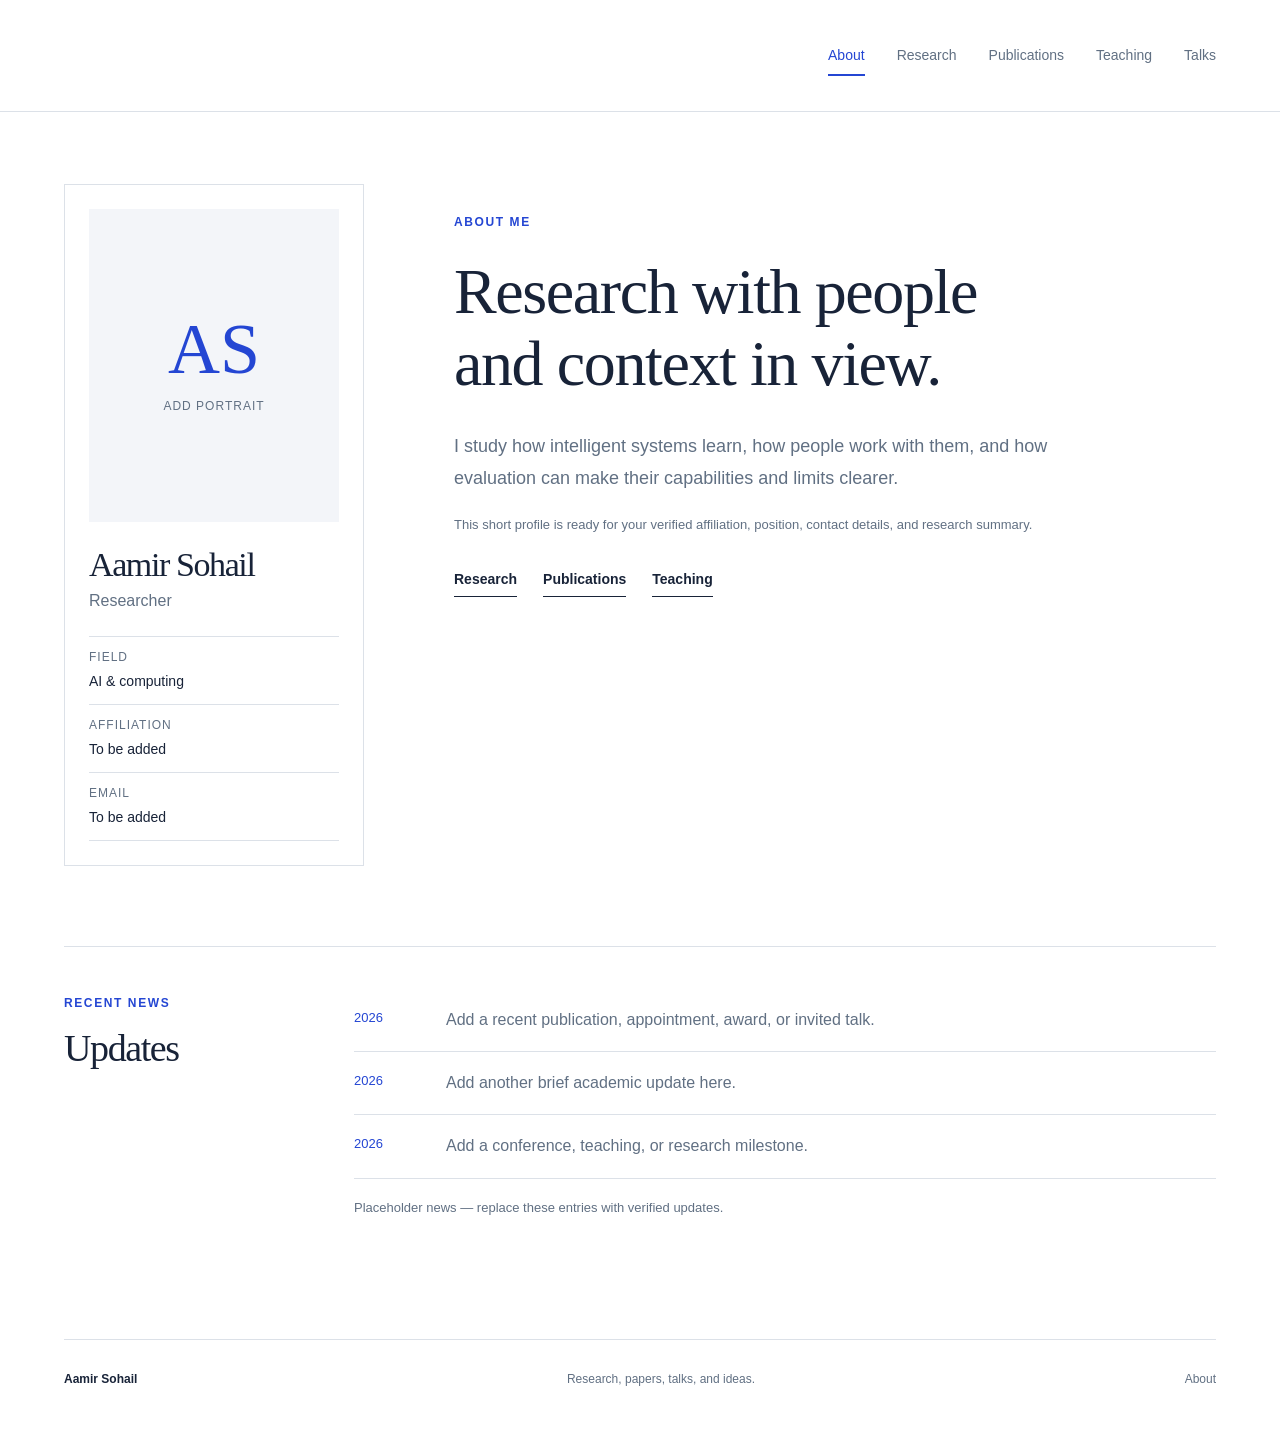
<file: index.html>
<!doctype html><html lang="en"><head><meta charset="utf-8"><meta name="viewport" content="width=device-width,initial-scale=1"><title>Academic profile — Aamir Sohail</title><meta name="description" content="A personal research portfolio with research themes, work in progress, papers, and talks."><link rel="stylesheet" href="./style.css"><link rel="stylesheet" href="./academic.css"></head><body><a class="skip" href="#main">Skip to content</a><header><nav aria-label="Main navigation"><a class="active" href="./index.html">About</a><a class="" href="./research.html">Research</a><a class="" href="./publications.html">Publications</a><a class="" href="./teaching.html">Teaching</a><a class="" href="./talks.html">Talks</a></nav></header><main id="main" class="profile-page"><section class="profile-hero"><aside class="profile-card"><div class="portrait-placeholder" aria-label="Portrait placeholder"><span>AS</span><small>Add portrait</small></div><h1>Aamir Sohail</h1><p>Researcher</p><dl><div><dt>Field</dt><dd>AI & computing</dd></div><div><dt>Affiliation</dt><dd>To be added</dd></div><div><dt>Email</dt><dd>To be added</dd></div></dl></aside><div class="profile-main"><span class="eyebrow">ABOUT ME</span><h2>Research with people<br>and context in view.</h2><p>I study how intelligent systems learn, how people work with them, and how evaluation can make their capabilities and limits clearer.</p><p class="muted">This short profile is ready for your verified affiliation, position, contact details, and research summary.</p><div class="profile-links"><a class="text-link" href="research.html">Research</a><a class="text-link" href="publications.html">Publications</a><a class="text-link" href="teaching.html">Teaching</a></div></div></section><section class="news-section"><div class="news-heading"><span class="eyebrow">RECENT NEWS</span><h2>Updates</h2></div><div class="news-list"><article><time>2026</time><p>Add a recent publication, appointment, award, or invited talk.</p></article><article><time>2026</time><p>Add another brief academic update here.</p></article><article><time>2026</time><p>Add a conference, teaching, or research milestone.</p></article></div><p class="muted news-note">Placeholder news — replace these entries with verified updates.</p></section></main><footer><span>Aamir Sohail</span><span>Research, papers, talks, and ideas.</span><a href="./index.html">About</a></footer><script src="./app.js"></script></body></html>
</file>
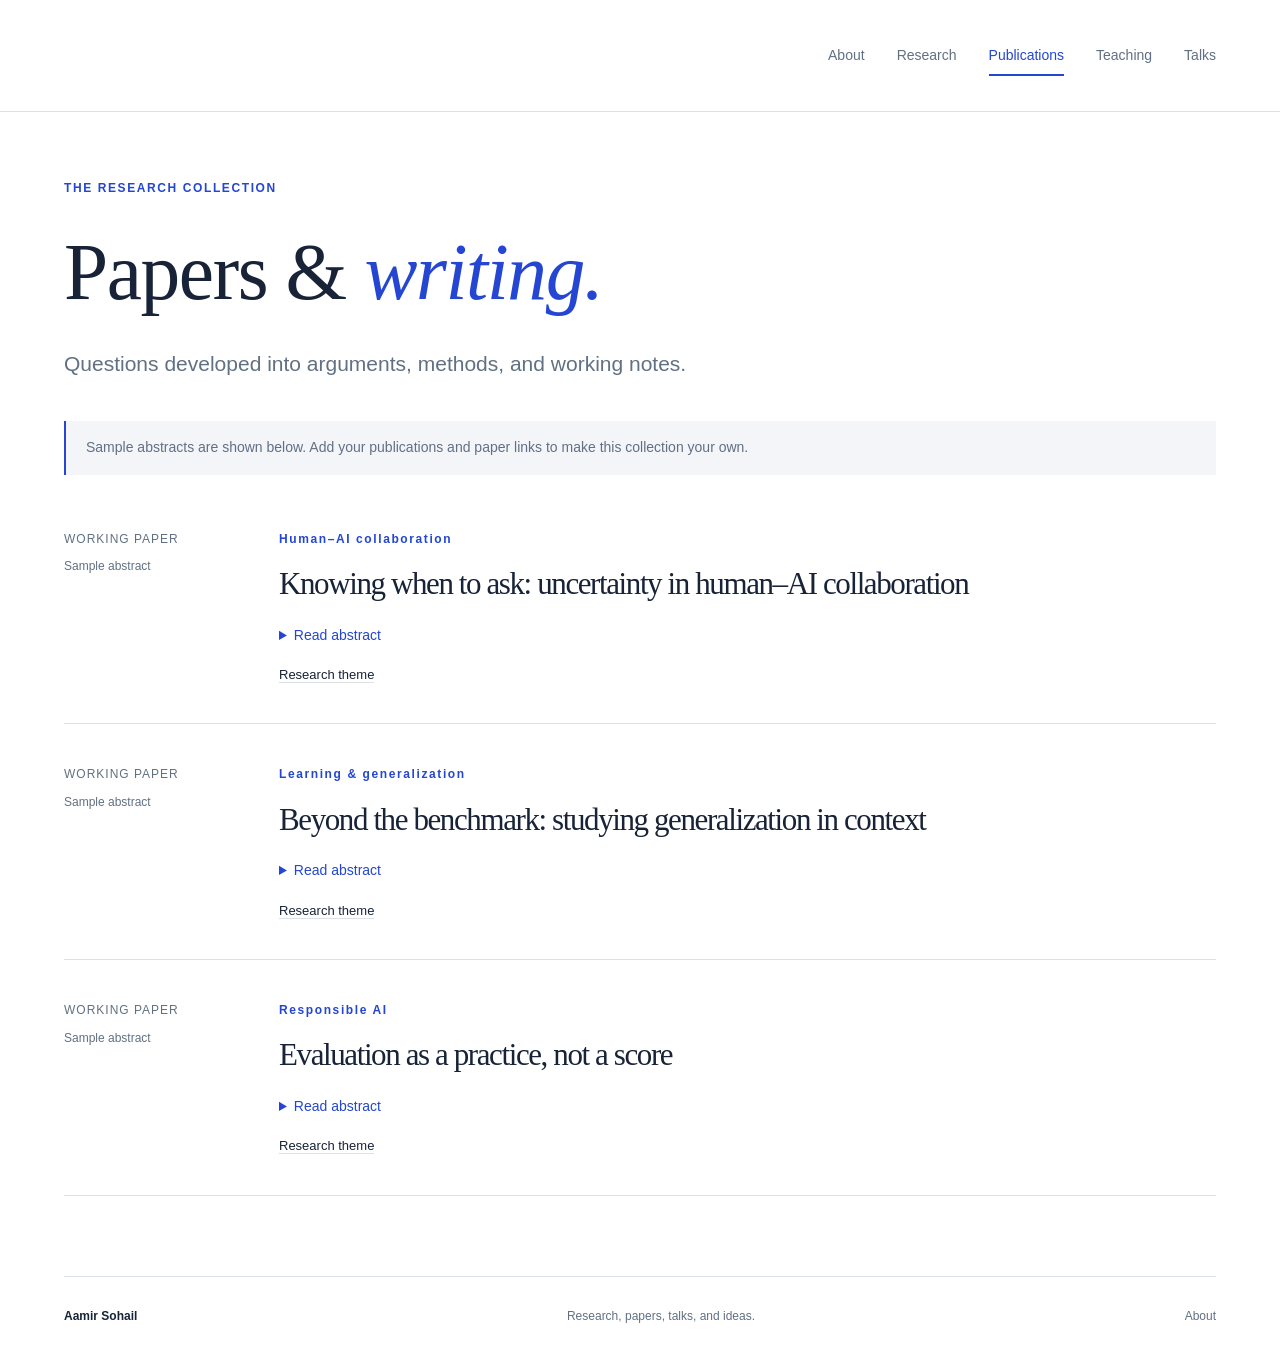
<file: publications.html>
<!doctype html><html lang="en"><head><meta charset="utf-8"><meta name="viewport" content="width=device-width,initial-scale=1"><title>Papers & writing — Aamir Sohail</title><meta name="description" content="A personal research portfolio with research themes, work in progress, papers, and talks."><link rel="stylesheet" href="./style.css"><link rel="stylesheet" href="./academic.css"></head><body><a class="skip" href="#main">Skip to content</a><header><nav aria-label="Main navigation"><a class="" href="./index.html">About</a><a class="" href="./research.html">Research</a><a class="active" href="./publications.html">Publications</a><a class="" href="./teaching.html">Teaching</a><a class="" href="./talks.html">Talks</a></nav></header><main id="main" class="listing"><span class="eyebrow">THE RESEARCH COLLECTION</span><h1>Papers & <em>writing.</em></h1><p class="lede">Questions developed into arguments, methods, and working notes.</p><p class="notice">Sample abstracts are shown below. Add your publications and paper links to make this collection your own.</p><article class="paper" id="human-ai"><div class="paper-side">WORKING PAPER<span>Sample abstract</span></div><div><span class="eyebrow">Human–AI collaboration</span><h2>Knowing when to ask: uncertainty in human–AI collaboration</h2><details><summary>Read abstract</summary><p>This illustrative abstract outlines a study of how uncertainty signals influence delegation between a person and an AI assistant. The proposed work compares concise confidence cues with explanations of uncertainty, and examines task success, correction behavior, and perceived control. The goal is to identify when asking for human input improves a shared workflow.</p><p class="muted">Illustrative content. No published paper or results are claimed.</p></details><a class="small-link" href="topics/human-ai.html">Research theme</a></div></article><article class="paper" id="learning"><div class="paper-side">WORKING PAPER<span>Sample abstract</span></div><div><span class="eyebrow">Learning & generalization</span><h2>Beyond the benchmark: studying generalization in context</h2><details><summary>Read abstract</summary><p>This illustrative abstract describes an evaluation framework for testing representations across changing task conditions. It proposes controlled shifts in input structure and task requirements, paired with qualitative analysis of model failures. The intended contribution is a clearer account of when a model’s apparent capabilities transfer to new settings.</p><p class="muted">Illustrative content. No published paper or results are claimed.</p></details><a class="small-link" href="topics/learning.html">Research theme</a></div></article><article class="paper" id="responsible-ai"><div class="paper-side">WORKING PAPER<span>Sample abstract</span></div><div><span class="eyebrow">Responsible AI</span><h2>Evaluation as a practice, not a score</h2><details><summary>Read abstract</summary><p>This illustrative abstract proposes an approach to AI evaluation that combines benchmark results, contextual testing, and stakeholder feedback. It explores how evaluation reports can communicate uncertainty and limits, with the aim of supporting more informed decisions about use.</p><p class="muted">Illustrative content. No published paper or results are claimed.</p></details><a class="small-link" href="topics/responsible-ai.html">Research theme</a></div></article></main><footer><span>Aamir Sohail</span><span>Research, papers, talks, and ideas.</span><a href="./index.html">About</a></footer><script src="./app.js"></script></body></html>
</file>
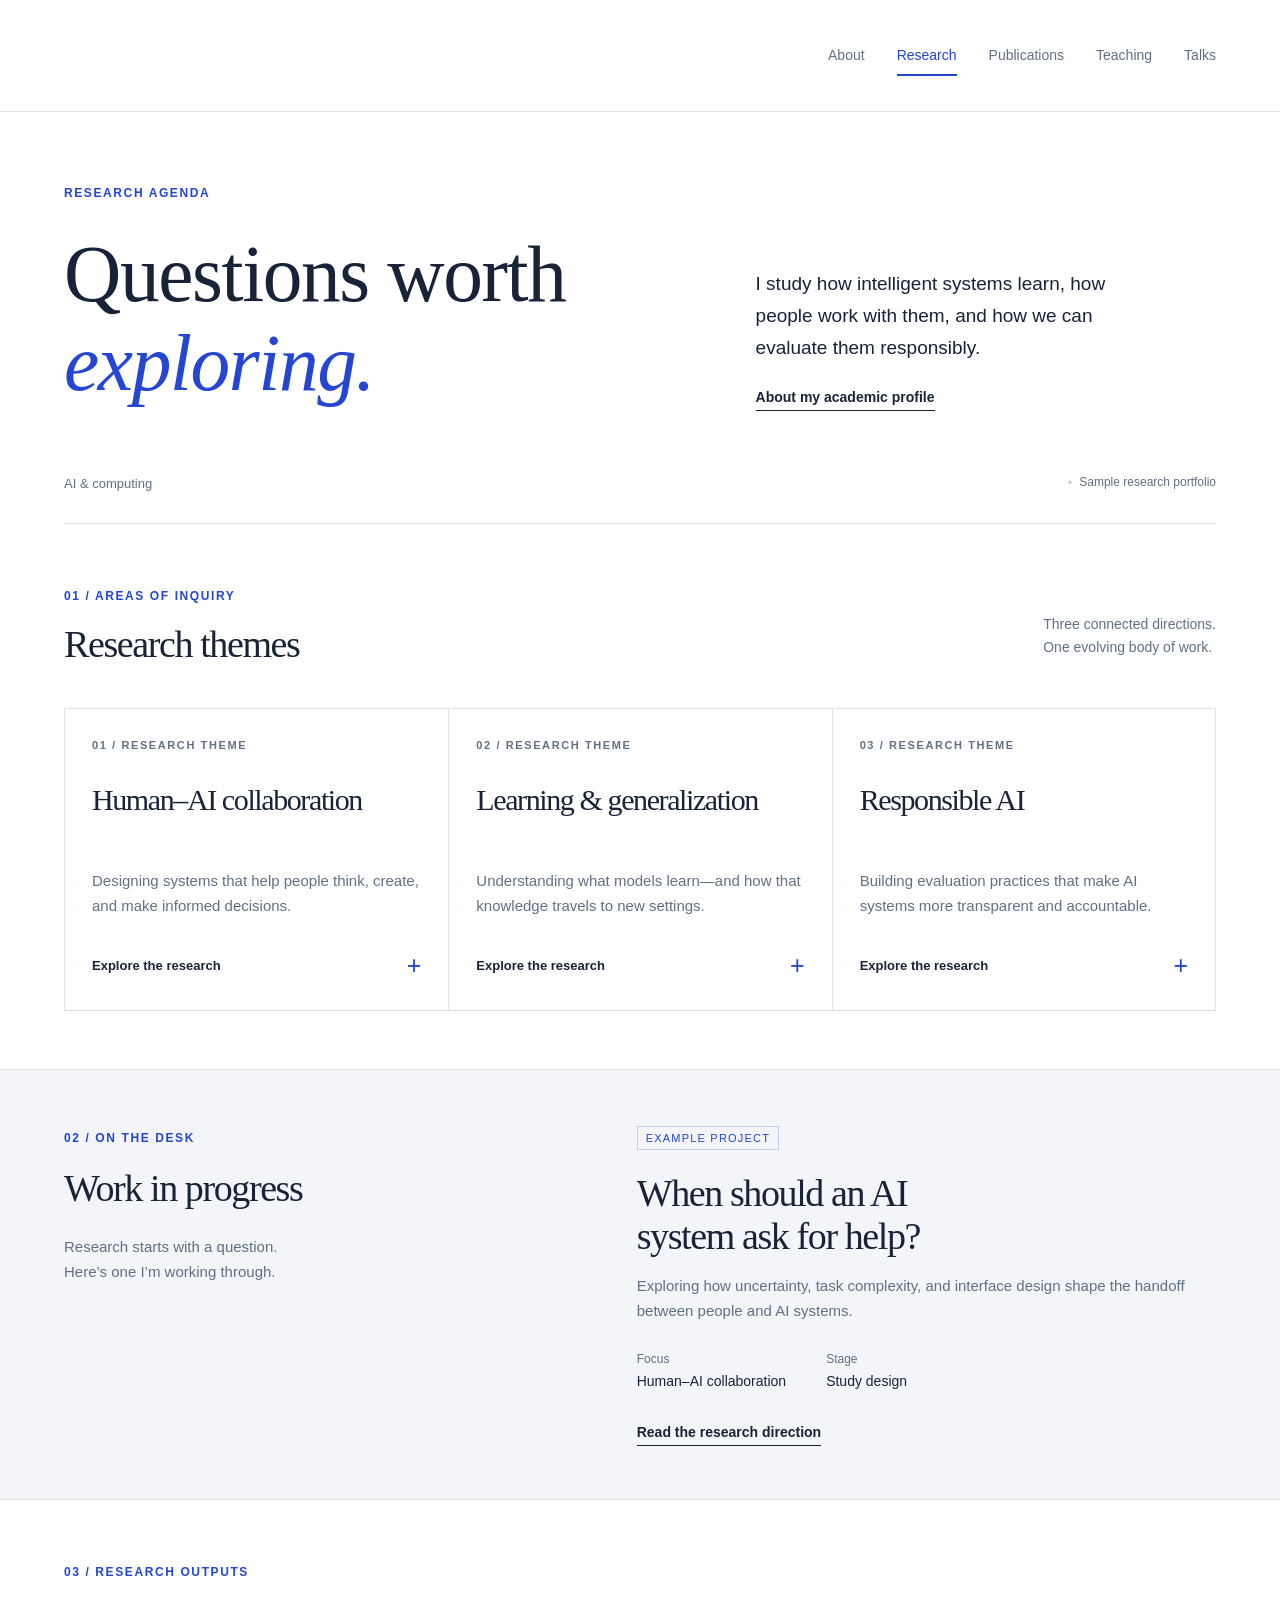
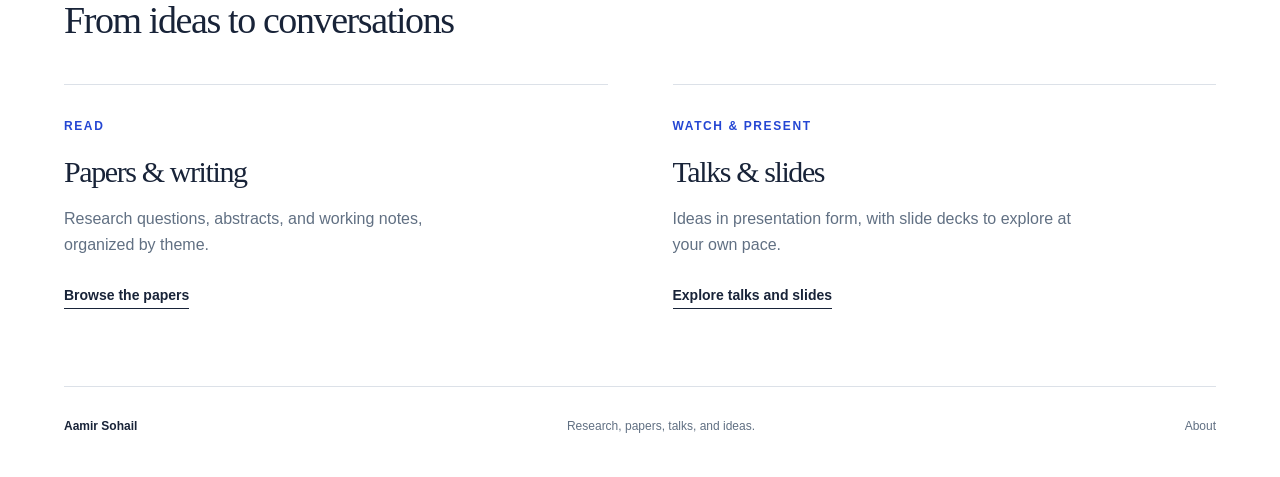
<file: research.html>
<!doctype html><html lang="en"><head><meta charset="utf-8"><meta name="viewport" content="width=device-width,initial-scale=1"><title>Research — Aamir Sohail</title><meta name="description" content="A personal research portfolio with research themes, work in progress, papers, and talks."><link rel="stylesheet" href="./style.css"><link rel="stylesheet" href="./academic.css"></head><body><a class="skip" href="#main">Skip to content</a><header><nav aria-label="Main navigation"><a class="" href="./index.html">About</a><a class="active" href="./research.html">Research</a><a class="" href="./publications.html">Publications</a><a class="" href="./teaching.html">Teaching</a><a class="" href="./talks.html">Talks</a></nav></header><main id="main"><section class="intro"><div class="eyebrow">RESEARCH AGENDA</div><div class="intro-grid"><h1>Questions worth<br><em>exploring.</em></h1><div class="intro-copy"><p>I study how intelligent systems learn, how people work with them, and how we can evaluate them responsibly.</p><a class="text-link" href="index.html">About my academic profile</a></div></div><div class="intro-bottom"><span>AI & computing</span><span class="sample">Sample research portfolio</span></div></section><section class="section"><div class="section-head"><div><span class="eyebrow">01 / AREAS OF INQUIRY</span><h2>Research themes</h2></div><p>Three connected directions.<br>One evolving body of work.</p></div><div class="topics"><a class="topic" href="topics/human-ai.html"><span class="num">01 / RESEARCH THEME</span><h3>Human–AI collaboration</h3><p>Designing systems that help people think, create, and make informed decisions.</p><span class="topic-link">Explore the research <span>+</span></span></a><a class="topic" href="topics/learning.html"><span class="num">02 / RESEARCH THEME</span><h3>Learning & generalization</h3><p>Understanding what models learn—and how that knowledge travels to new settings.</p><span class="topic-link">Explore the research <span>+</span></span></a><a class="topic" href="topics/responsible-ai.html"><span class="num">03 / RESEARCH THEME</span><h3>Responsible AI</h3><p>Building evaluation practices that make AI systems more transparent and accountable.</p><span class="topic-link">Explore the research <span>+</span></span></a></div></section><section class="work section"><div><span class="eyebrow">02 / ON THE DESK</span><h2>Work in progress</h2><p>Research starts with a question.<br>Here’s one I’m working through.</p></div><div class="work-content"><span class="tag">EXAMPLE PROJECT</span><h3>When should an AI<br>system ask for help?</h3><p>Exploring how uncertainty, task complexity, and interface design shape the handoff between people and AI systems.</p><div class="work-meta"><span>Focus<br><strong>Human–AI collaboration</strong></span><span>Stage<br><strong>Study design</strong></span></div><a class="text-link" href="topics/human-ai.html">Read the research direction</a></div></section><section class="section"><div class="section-head"><div><span class="eyebrow">03 / RESEARCH OUTPUTS</span><h2>From ideas to conversations</h2></div></div><div class="outputs"><a href="publications.html"><span class="eyebrow">READ</span><h3>Papers & writing</h3><p>Research questions, abstracts, and working notes, organized by theme.</p><span class="text-link">Browse the papers</span></a><a href="talks.html"><span class="eyebrow">WATCH & PRESENT</span><h3>Talks & slides</h3><p>Ideas in presentation form, with slide decks to explore at your own pace.</p><span class="text-link">Explore talks and slides</span></a></div></section></main><footer><span>Aamir Sohail</span><span>Research, papers, talks, and ideas.</span><a href="./index.html">About</a></footer><script src="./app.js"></script></body></html>
</file>
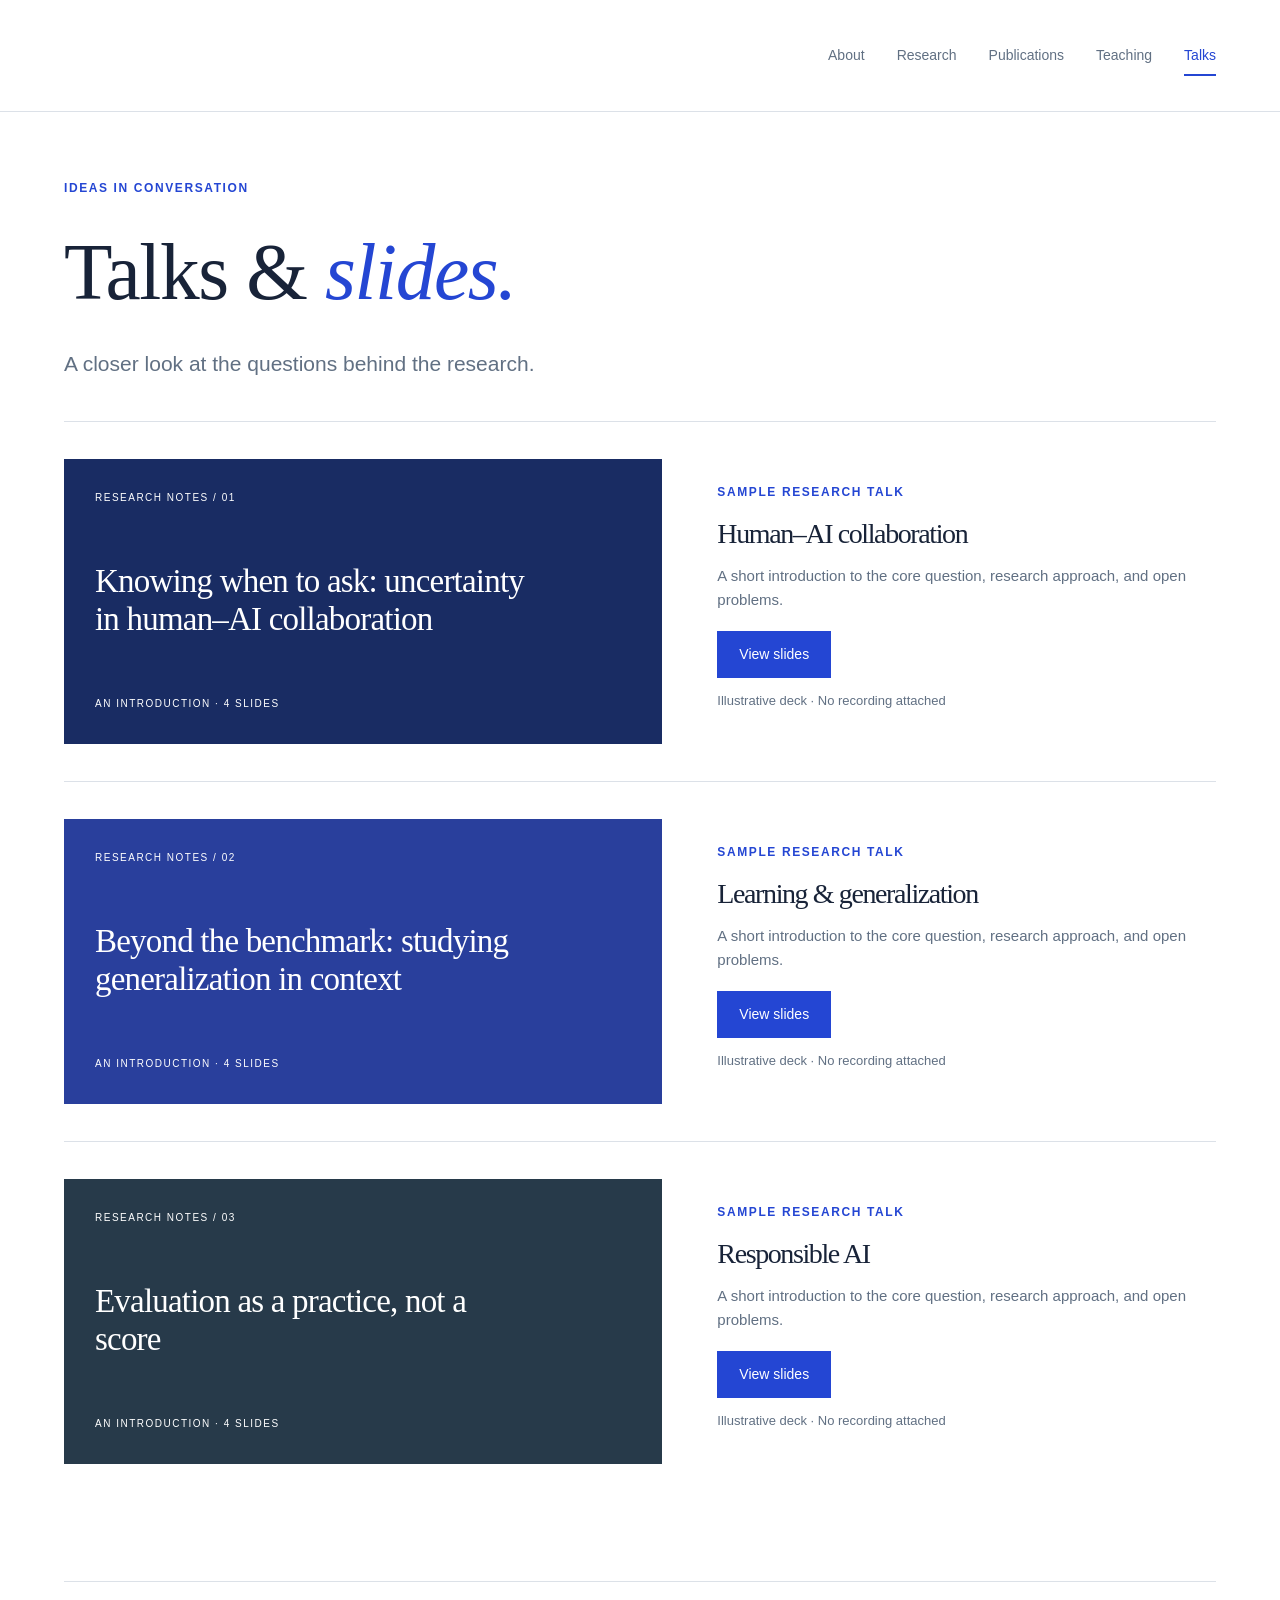
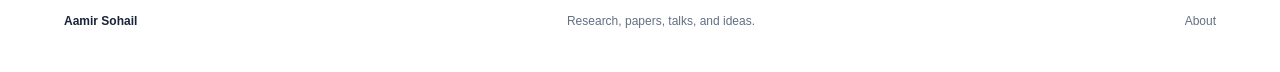
<file: talks.html>
<!doctype html><html lang="en"><head><meta charset="utf-8"><meta name="viewport" content="width=device-width,initial-scale=1"><title>Talks & slides — Aamir Sohail</title><meta name="description" content="A personal research portfolio with research themes, work in progress, papers, and talks."><link rel="stylesheet" href="./style.css"><link rel="stylesheet" href="./academic.css"></head><body><a class="skip" href="#main">Skip to content</a><header><nav aria-label="Main navigation"><a class="" href="./index.html">About</a><a class="" href="./research.html">Research</a><a class="" href="./publications.html">Publications</a><a class="" href="./teaching.html">Teaching</a><a class="active" href="./talks.html">Talks</a></nav></header><main id="main" class="listing"><span class="eyebrow">IDEAS IN CONVERSATION</span><h1>Talks & <em>slides.</em></h1><p class="lede">A closer look at the questions behind the research.</p><article class="talk" id="human-ai"><div class="talk-cover"><span>RESEARCH NOTES / 01</span><h2>Knowing when to ask: uncertainty in human–AI collaboration</h2><span>AN INTRODUCTION · 4 SLIDES</span></div><div class="talk-info"><span class="eyebrow">SAMPLE RESEARCH TALK</span><h3>Human–AI collaboration</h3><p>A short introduction to the core question, research approach, and open problems.</p><button class="button" data-deck="human-ai">View slides</button><p class="muted">Illustrative deck · No recording attached</p></div></article><article class="talk" id="learning"><div class="talk-cover"><span>RESEARCH NOTES / 02</span><h2>Beyond the benchmark: studying generalization in context</h2><span>AN INTRODUCTION · 4 SLIDES</span></div><div class="talk-info"><span class="eyebrow">SAMPLE RESEARCH TALK</span><h3>Learning & generalization</h3><p>A short introduction to the core question, research approach, and open problems.</p><button class="button" data-deck="learning">View slides</button><p class="muted">Illustrative deck · No recording attached</p></div></article><article class="talk" id="responsible-ai"><div class="talk-cover"><span>RESEARCH NOTES / 03</span><h2>Evaluation as a practice, not a score</h2><span>AN INTRODUCTION · 4 SLIDES</span></div><div class="talk-info"><span class="eyebrow">SAMPLE RESEARCH TALK</span><h3>Responsible AI</h3><p>A short introduction to the core question, research approach, and open problems.</p><button class="button" data-deck="responsible-ai">View slides</button><p class="muted">Illustrative deck · No recording attached</p></div></article></main><dialog id="deck"><div class="deck-bar"><span id="deck-label">Research talk</span><button id="close-deck" aria-label="Close slides">Close ×</button></div><div id="slide" aria-live="polite"></div><div class="deck-controls"><button id="previous">Previous</button><span id="page"></span><button id="next">Next</button></div></dialog><footer><span>Aamir Sohail</span><span>Research, papers, talks, and ideas.</span><a href="./index.html">About</a></footer><script src="./app.js"></script></body></html>
</file>
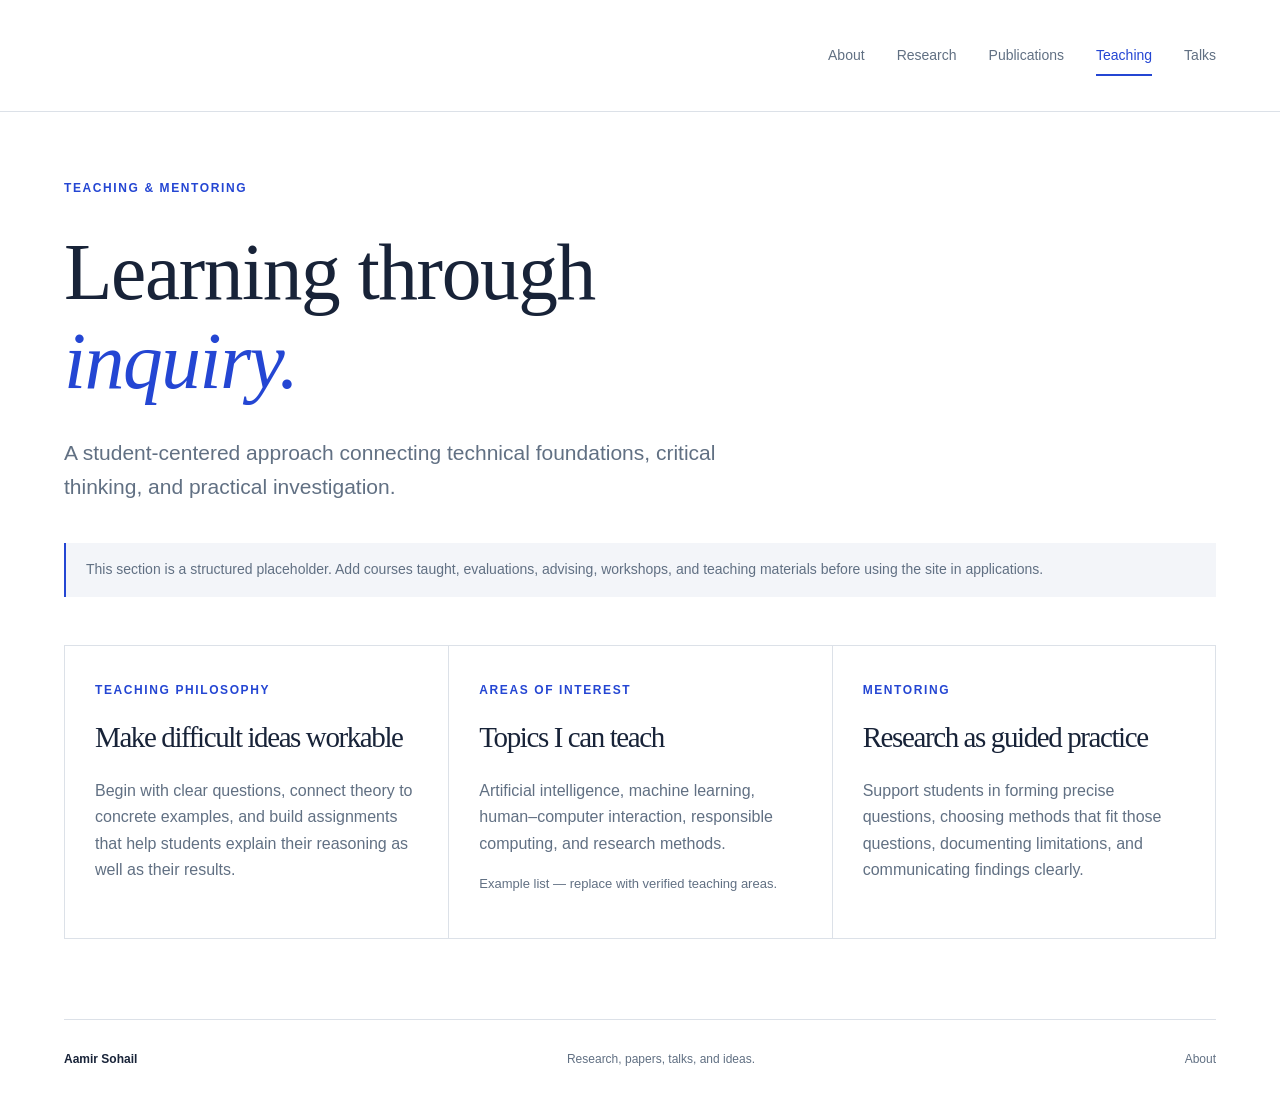
<file: teaching.html>
<!doctype html><html lang="en"><head><meta charset="utf-8"><meta name="viewport" content="width=device-width,initial-scale=1"><title>Teaching — Aamir Sohail</title><meta name="description" content="A personal research portfolio with research themes, work in progress, papers, and talks."><link rel="stylesheet" href="./style.css"><link rel="stylesheet" href="./academic.css"></head><body><a class="skip" href="#main">Skip to content</a><header><nav aria-label="Main navigation"><a class="" href="./index.html">About</a><a class="" href="./research.html">Research</a><a class="" href="./publications.html">Publications</a><a class="active" href="./teaching.html">Teaching</a><a class="" href="./talks.html">Talks</a></nav></header><main id="main" class="listing"><span class="eyebrow">TEACHING & MENTORING</span><h1>Learning through<br><em>inquiry.</em></h1><p class="lede">A student-centered approach connecting technical foundations, critical thinking, and practical investigation.</p><p class="notice">This section is a structured placeholder. Add courses taught, evaluations, advising, workshops, and teaching materials before using the site in applications.</p><div class="teaching-grid"><section><span class="eyebrow">TEACHING PHILOSOPHY</span><h2>Make difficult ideas workable</h2><p>Begin with clear questions, connect theory to concrete examples, and build assignments that help students explain their reasoning as well as their results.</p></section><section><span class="eyebrow">AREAS OF INTEREST</span><h2>Topics I can teach</h2><p>Artificial intelligence, machine learning, human–computer interaction, responsible computing, and research methods.</p><p class="muted">Example list — replace with verified teaching areas.</p></section><section><span class="eyebrow">MENTORING</span><h2>Research as guided practice</h2><p>Support students in forming precise questions, choosing methods that fit those questions, documenting limitations, and communicating findings clearly.</p></section></div></main><footer><span>Aamir Sohail</span><span>Research, papers, talks, and ideas.</span><a href="./index.html">About</a></footer><script src="./app.js"></script></body></html>
</file>
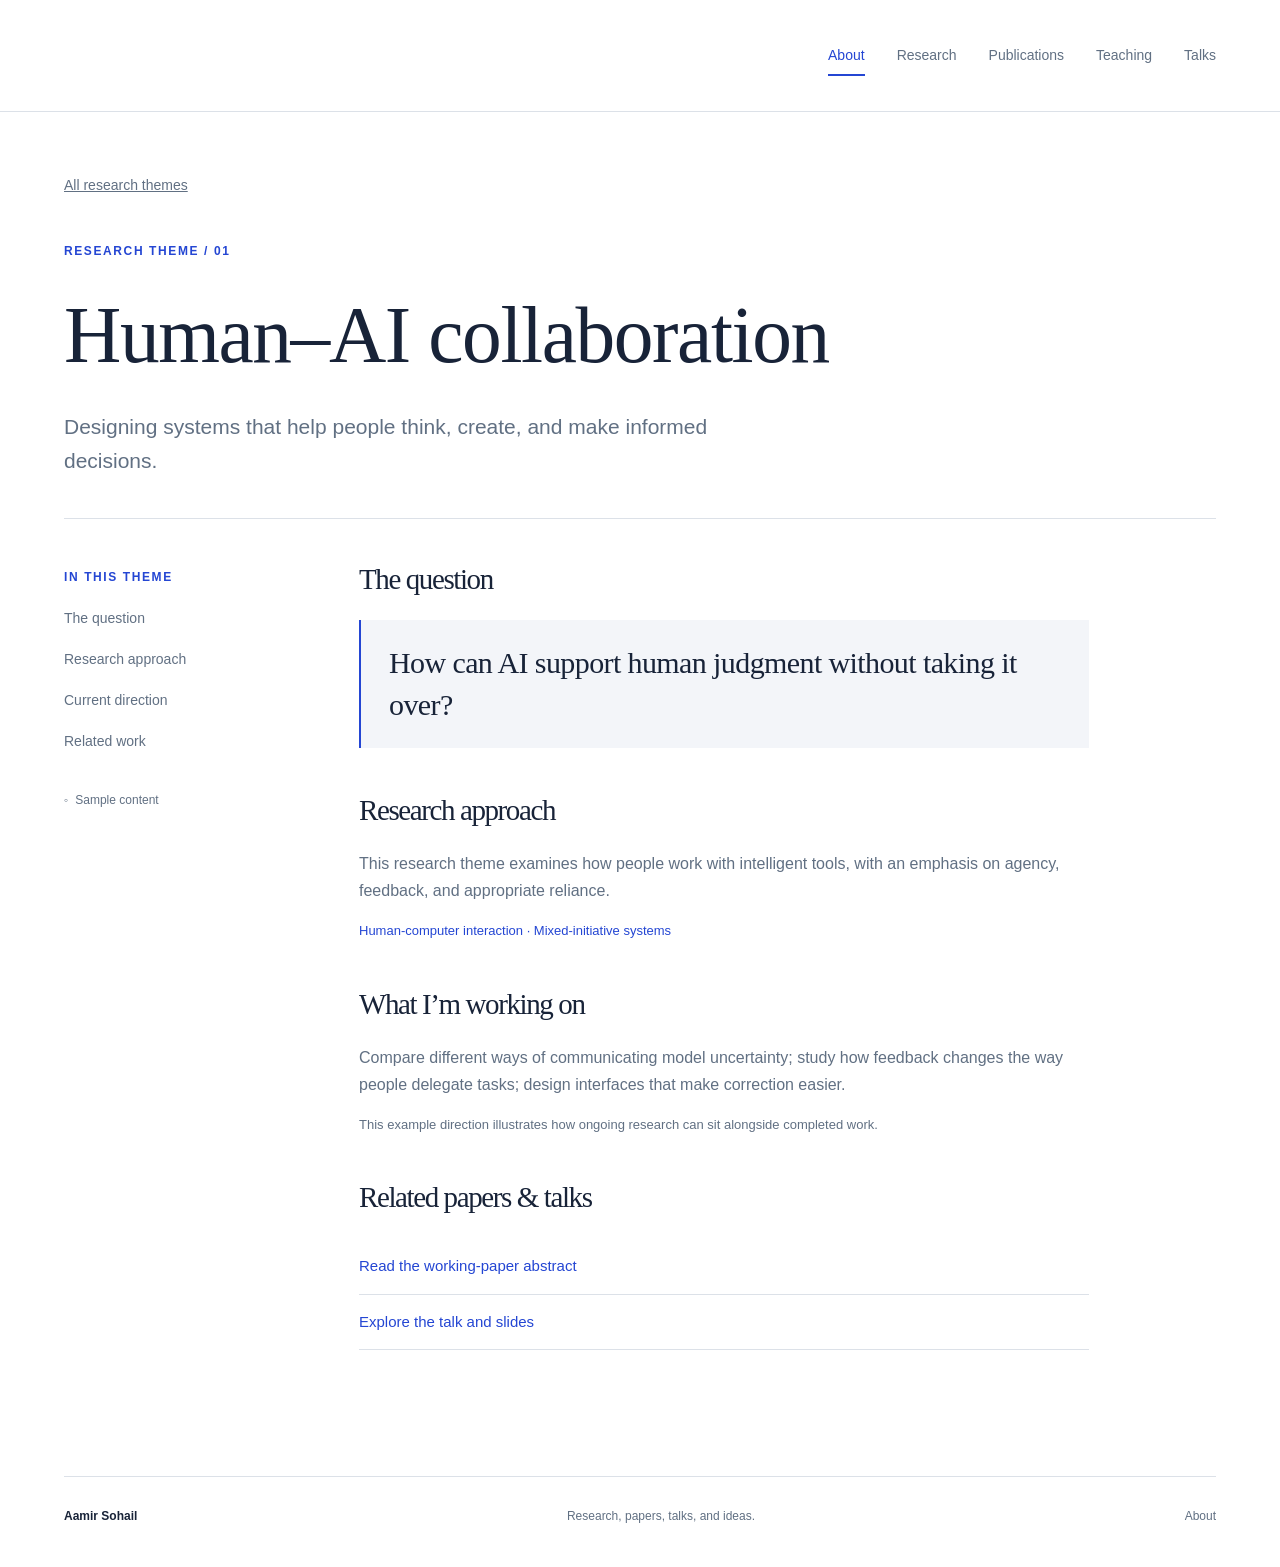
<file: topics/human-ai.html>
<!doctype html><html lang="en"><head><meta charset="utf-8"><meta name="viewport" content="width=device-width,initial-scale=1"><title>Human–AI collaboration — Aamir Sohail</title><meta name="description" content="A personal research portfolio with research themes, work in progress, papers, and talks."><link rel="stylesheet" href="../style.css"><link rel="stylesheet" href="../academic.css"></head><body><a class="skip" href="#main">Skip to content</a><header><nav aria-label="Main navigation"><a class="active" href="../index.html">About</a><a class="" href="../research.html">Research</a><a class="" href="../publications.html">Publications</a><a class="" href="../teaching.html">Teaching</a><a class="" href="../talks.html">Talks</a></nav></header><main id="main" class="detail"><a class="back" href="../research.html">All research themes</a><span class="eyebrow">RESEARCH THEME / 01</span><h1>Human–AI collaboration</h1><p class="lede">Designing systems that help people think, create, and make informed decisions.</p><div class="detail-grid"><aside><span class="eyebrow">IN THIS THEME</span><a href="#question">The question</a><a href="#approach">Research approach</a><a href="#current">Current direction</a><a href="#related">Related work</a><span class="sample">Sample content</span></aside><article><section id="question"><h2>The question</h2><blockquote>How can AI support human judgment without taking it over?</blockquote></section><section id="approach"><h2>Research approach</h2><p>This research theme examines how people work with intelligent tools, with an emphasis on agency, feedback, and appropriate reliance.</p><p class="methods">Human-computer interaction · Mixed-initiative systems</p></section><section id="current"><h2>What I’m working on</h2><p>Compare different ways of communicating model uncertainty; study how feedback changes the way people delegate tasks; design interfaces that make correction easier.</p><p class="muted">This example direction illustrates how ongoing research can sit alongside completed work.</p></section><section id="related"><h2>Related papers & talks</h2><a class="related" href="../publications.html#human-ai">Read the working-paper abstract</a><a class="related" href="../talks.html#human-ai">Explore the talk and slides</a></section></article></div></main><footer><span>Aamir Sohail</span><span>Research, papers, talks, and ideas.</span><a href="../index.html">About</a></footer><script src="../app.js"></script></body></html>
</file>
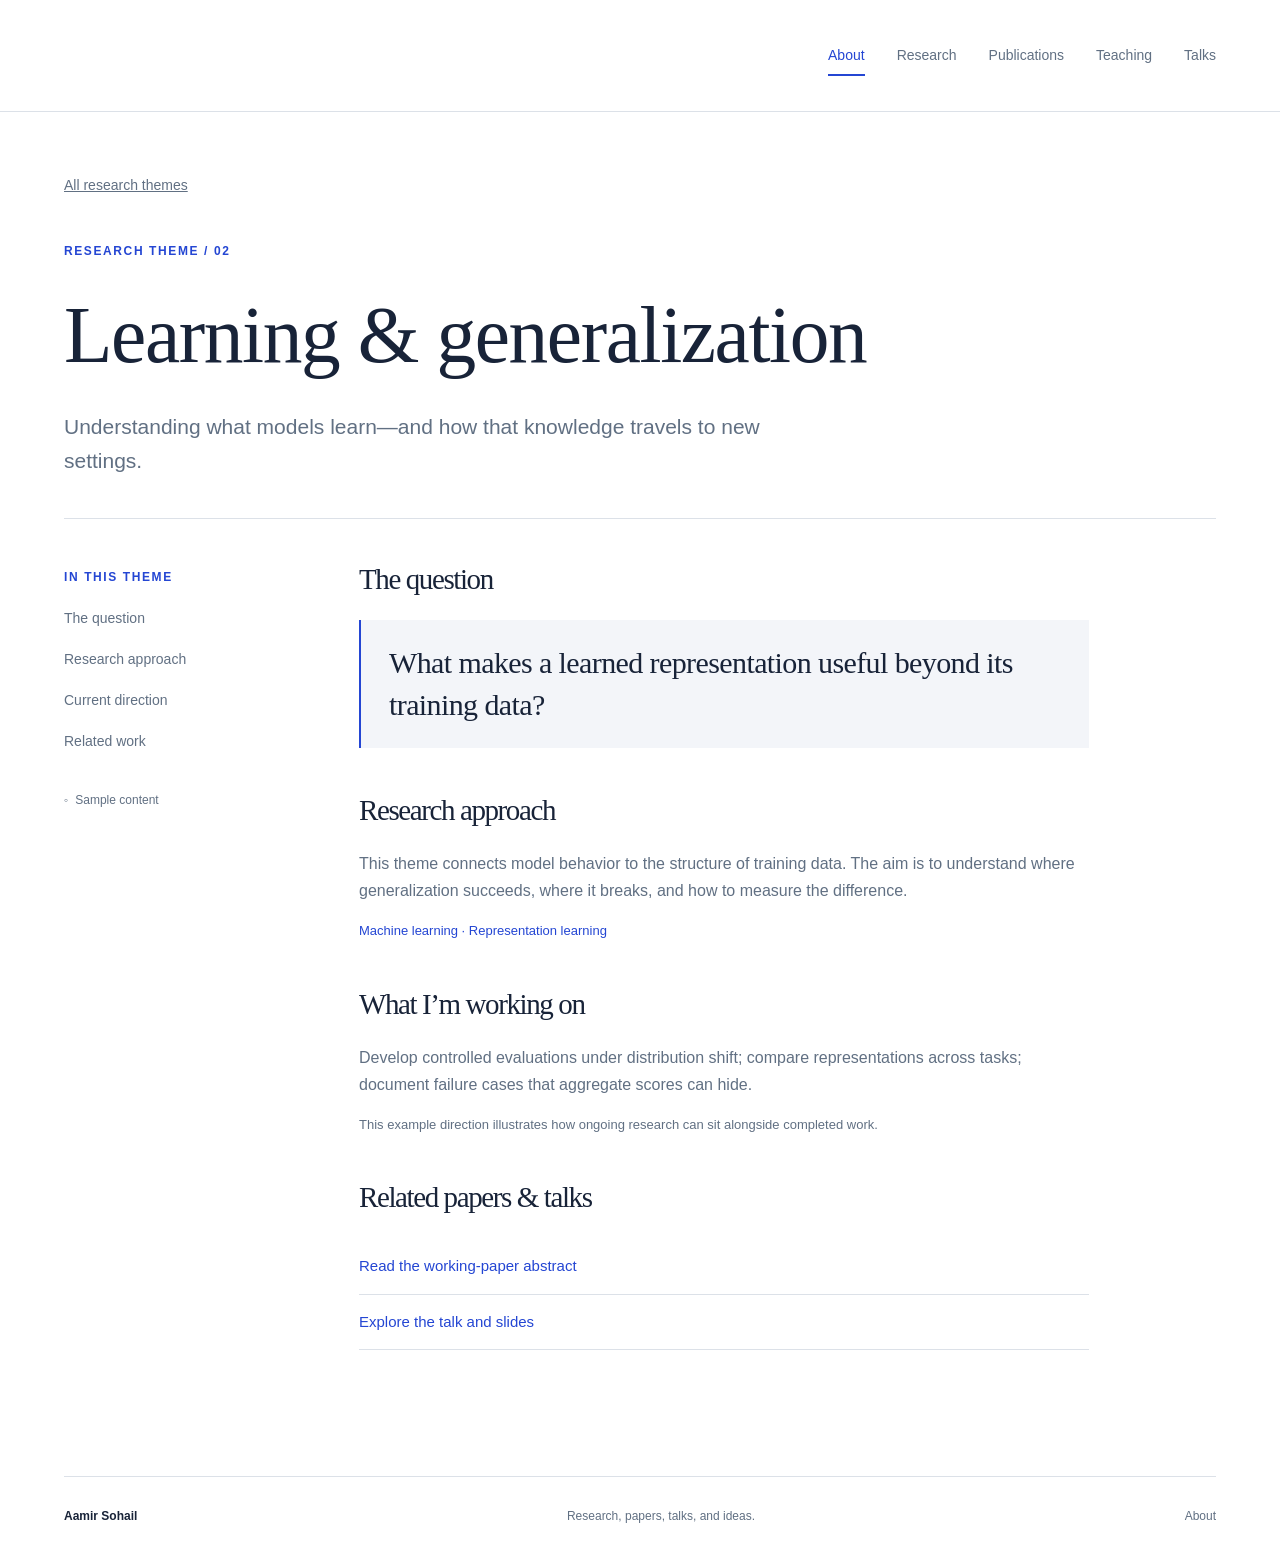
<file: topics/learning.html>
<!doctype html><html lang="en"><head><meta charset="utf-8"><meta name="viewport" content="width=device-width,initial-scale=1"><title>Learning & generalization — Aamir Sohail</title><meta name="description" content="A personal research portfolio with research themes, work in progress, papers, and talks."><link rel="stylesheet" href="../style.css"><link rel="stylesheet" href="../academic.css"></head><body><a class="skip" href="#main">Skip to content</a><header><nav aria-label="Main navigation"><a class="active" href="../index.html">About</a><a class="" href="../research.html">Research</a><a class="" href="../publications.html">Publications</a><a class="" href="../teaching.html">Teaching</a><a class="" href="../talks.html">Talks</a></nav></header><main id="main" class="detail"><a class="back" href="../research.html">All research themes</a><span class="eyebrow">RESEARCH THEME / 02</span><h1>Learning & generalization</h1><p class="lede">Understanding what models learn—and how that knowledge travels to new settings.</p><div class="detail-grid"><aside><span class="eyebrow">IN THIS THEME</span><a href="#question">The question</a><a href="#approach">Research approach</a><a href="#current">Current direction</a><a href="#related">Related work</a><span class="sample">Sample content</span></aside><article><section id="question"><h2>The question</h2><blockquote>What makes a learned representation useful beyond its training data?</blockquote></section><section id="approach"><h2>Research approach</h2><p>This theme connects model behavior to the structure of training data. The aim is to understand where generalization succeeds, where it breaks, and how to measure the difference.</p><p class="methods">Machine learning · Representation learning</p></section><section id="current"><h2>What I’m working on</h2><p>Develop controlled evaluations under distribution shift; compare representations across tasks; document failure cases that aggregate scores can hide.</p><p class="muted">This example direction illustrates how ongoing research can sit alongside completed work.</p></section><section id="related"><h2>Related papers & talks</h2><a class="related" href="../publications.html#learning">Read the working-paper abstract</a><a class="related" href="../talks.html#learning">Explore the talk and slides</a></section></article></div></main><footer><span>Aamir Sohail</span><span>Research, papers, talks, and ideas.</span><a href="../index.html">About</a></footer><script src="../app.js"></script></body></html>
</file>
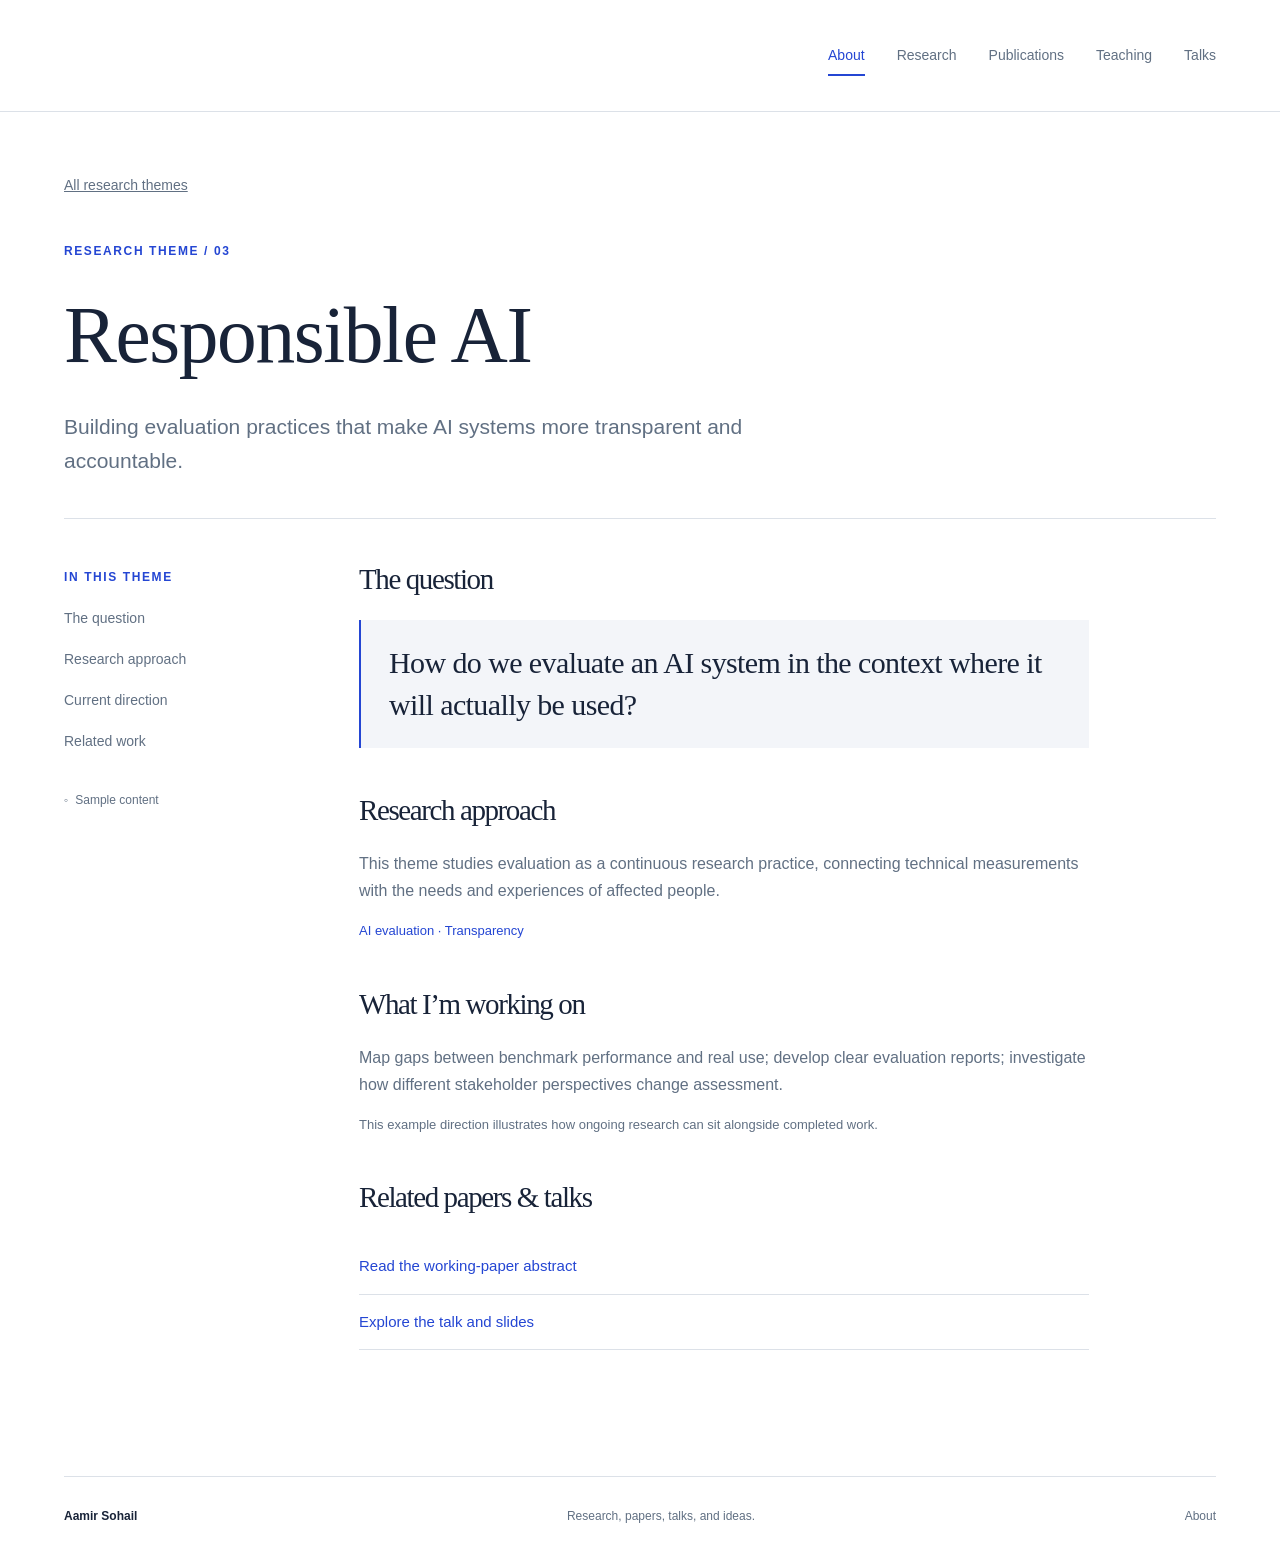
<file: topics/responsible-ai.html>
<!doctype html><html lang="en"><head><meta charset="utf-8"><meta name="viewport" content="width=device-width,initial-scale=1"><title>Responsible AI — Aamir Sohail</title><meta name="description" content="A personal research portfolio with research themes, work in progress, papers, and talks."><link rel="stylesheet" href="../style.css"><link rel="stylesheet" href="../academic.css"></head><body><a class="skip" href="#main">Skip to content</a><header><nav aria-label="Main navigation"><a class="active" href="../index.html">About</a><a class="" href="../research.html">Research</a><a class="" href="../publications.html">Publications</a><a class="" href="../teaching.html">Teaching</a><a class="" href="../talks.html">Talks</a></nav></header><main id="main" class="detail"><a class="back" href="../research.html">All research themes</a><span class="eyebrow">RESEARCH THEME / 03</span><h1>Responsible AI</h1><p class="lede">Building evaluation practices that make AI systems more transparent and accountable.</p><div class="detail-grid"><aside><span class="eyebrow">IN THIS THEME</span><a href="#question">The question</a><a href="#approach">Research approach</a><a href="#current">Current direction</a><a href="#related">Related work</a><span class="sample">Sample content</span></aside><article><section id="question"><h2>The question</h2><blockquote>How do we evaluate an AI system in the context where it will actually be used?</blockquote></section><section id="approach"><h2>Research approach</h2><p>This theme studies evaluation as a continuous research practice, connecting technical measurements with the needs and experiences of affected people.</p><p class="methods">AI evaluation · Transparency</p></section><section id="current"><h2>What I’m working on</h2><p>Map gaps between benchmark performance and real use; develop clear evaluation reports; investigate how different stakeholder perspectives change assessment.</p><p class="muted">This example direction illustrates how ongoing research can sit alongside completed work.</p></section><section id="related"><h2>Related papers & talks</h2><a class="related" href="../publications.html#responsible-ai">Read the working-paper abstract</a><a class="related" href="../talks.html#responsible-ai">Explore the talk and slides</a></section></article></div></main><footer><span>Aamir Sohail</span><span>Research, papers, talks, and ideas.</span><a href="../index.html">About</a></footer><script src="../app.js"></script></body></html>
</file>
<file: style.css>
:root{--ink:#182338;--blue:#2446d3;--muted:#617083;--line:#dce1e8;--pale:#f3f5f9}*{box-sizing:border-box}html{scroll-behavior:smooth;scroll-padding-top:30px}body{margin:0;color:var(--ink);background:#fff;font-family:Arial,Helvetica,sans-serif;font-size:16px;line-height:1.65}a{color:inherit;text-decoration:none}button{font:inherit;cursor:pointer}a,button,summary{-webkit-tap-highlight-color:transparent}a:focus-visible,button:focus-visible,summary:focus-visible{outline:3px solid var(--blue);outline-offset:5px}header{max-width:1280px;margin:auto;height:112px;padding:0 64px;display:flex;align-items:center;justify-content:flex-end;border-bottom:1px solid var(--line)}.brand{display:flex;align-items:center;gap:13px;font-size:17px;font-weight:600;letter-spacing:-.4px}.mark{font-family:Georgia,serif;font-size:37px;line-height:1;color:var(--blue);font-weight:normal}.brand .mark{border-right:1px solid var(--line);padding-right:17px}nav{display:flex;gap:32px}nav a{font-size:14px;color:var(--muted);padding:9px 0;position:relative}nav a.active{color:var(--blue)}nav a.active:after{content:'';height:2px;background:var(--blue);position:absolute;bottom:0;left:0;right:0}main{max-width:1280px;padding:0 64px;margin:auto}.intro{padding-top:72px}.eyebrow,.num{font-size:12px;letter-spacing:1.6px;font-weight:600;line-height:1.5}.eyebrow{color:var(--blue)}.intro-grid{display:grid;grid-template-columns:1.35fr 1fr;gap:70px;align-items:center}h1,h2,h3,p{margin-top:0}h1,h2,h3{font-family:Georgia,'Times New Roman',serif;font-weight:400;line-height:1.12;letter-spacing:-1.4px}h1{font-size:clamp(48px,6.2vw,82px);margin-bottom:30px;margin-top:28px}h1 em{color:var(--blue);font-weight:400}h2{font-size:38px;margin:14px 0 25px}h3{font-size:30px}.intro-copy{padding-top:38px;max-width:365px}.intro-copy p{font-size:19px;line-height:1.7}.text-link{font-size:14px;border-bottom:1px solid var(--ink);padding-bottom:5px;font-weight:600}.text-link:hover{color:var(--blue);border-color:var(--blue)}.intro-bottom{display:flex;justify-content:space-between;border-bottom:1px solid var(--line);padding:20px 0 29px;margin-top:15px;font-size:13px;color:var(--muted)}.sample{color:var(--muted);font-size:12px}.sample:before{content:'◦';padding-right:7px}.section{padding:58px 0}.section-head{display:flex;align-items:center;justify-content:space-between;gap:24px;margin-bottom:18px}.section-head p{font-size:14px;color:var(--muted);margin:0}.topics{display:grid;grid-template-columns:repeat(3,1fr);border:1px solid var(--line)}.topic{padding:28px 27px 24px;display:flex;flex-direction:column;transition:background .2s}.topic+.topic{border-left:1px solid var(--line)}.num{color:var(--muted);font-size:11px}.topic h3{margin:29px 0 18px;min-height:67px}.topic p{font-size:15px;color:var(--muted);line-height:1.7;margin-bottom:26px}.topic-link{margin-top:auto;font-size:13px;display:flex;justify-content:space-between;align-items:center;font-weight:600}.topic-link span{font-size:25px;font-weight:400;color:var(--blue)}.topic:hover{background:var(--pale)}.work{display:grid;grid-template-columns:1fr 1.2fr;background:var(--pale);margin:0 -64px;padding:54px 64px;gap:90px;border-top:1px solid var(--line);border-bottom:1px solid var(--line)}.work>div>p{color:var(--muted);font-size:15px}.work h2{margin-top:17px}.tag{font-size:11px;letter-spacing:1.2px;color:var(--blue);border:1px solid #c2cdef;padding:5px 8px}.work-content h3{font-size:38px;margin:22px 0 17px}.work-meta{display:flex;gap:40px;font-size:12px;color:var(--muted);margin:26px 0}.work-meta strong{font-weight:400;color:var(--ink);font-size:14px}.outputs{display:grid;grid-template-columns:1fr 1fr;gap:65px}.outputs>a{border-top:1px solid var(--line);padding-top:27px}.outputs h3{margin:17px 0}.outputs p{color:var(--muted);max-width:410px;font-size:16px;margin-bottom:23px}footer{max-width:1152px;margin:20px auto 0;border-top:1px solid var(--line);padding:30px 0 40px;display:flex;justify-content:space-between;gap:22px;color:var(--muted);font-size:12px}footer span:first-child{color:var(--ink);font-weight:600}.listing,.detail{padding-top:62px;padding-bottom:60px}.listing h1,.detail h1{max-width:950px}.lede{font-size:21px;line-height:1.6;max-width:720px;color:var(--muted);margin-bottom:40px}.notice{background:var(--pale);border-left:2px solid var(--blue);padding:15px 20px;font-size:14px;color:var(--muted);line-height:1.7}.paper{padding:36px 0;display:grid;grid-template-columns:180px 1fr;gap:35px;border-bottom:1px solid var(--line);scroll-margin-top:35px}.paper-side{font-size:12px;color:var(--muted);letter-spacing:1px;padding-top:5px}.paper-side span{display:block;font-size:12px;letter-spacing:0;margin-top:8px}.paper h2{font-size:31px;line-height:1.25;max-width:740px;margin-bottom:20px}summary{cursor:pointer;font-size:14px;color:var(--blue);width:fit-content;margin-bottom:14px}details p{max-width:700px}details[open]{margin-bottom:24px}.muted{font-size:13px!important;color:var(--muted)}.small-link{font-size:13px;border-bottom:1px solid var(--line)}.back{display:block;font-size:14px;text-decoration:underline;color:var(--muted);margin-bottom:40px}.detail-grid{display:grid;grid-template-columns:230px 1fr;gap:65px;border-top:1px solid var(--line);padding-top:44px}.detail aside a{display:block;font-size:14px;margin-top:18px;color:var(--muted)}aside .sample{display:block;margin-top:38px}.detail article{max-width:730px}.detail article section{margin-bottom:46px}.detail article h2{font-size:29px;margin-top:0}.detail article p{color:var(--muted)}blockquote{font-family:Georgia,serif;font-size:30px;line-height:1.4;letter-spacing:-.6px;margin:0;padding:22px 28px;border-left:2px solid var(--blue);background:var(--pale)}.methods{font-size:13px;color:var(--blue)!important}.related{display:block;padding:15px 0;border-bottom:1px solid var(--line);font-size:15px;color:var(--blue)}.talk{display:grid;grid-template-columns:1.2fr 1fr;gap:55px;border-top:1px solid var(--line);padding:37px 0;align-items:center}.talk-cover{min-height:285px;background:#192c63;color:white;padding:31px;display:flex;flex-direction:column;justify-content:space-between}.talk:nth-of-type(2) .talk-cover{background:#293f9c}.talk:nth-of-type(3) .talk-cover{background:#273a4a}.talk-cover span{font-size:10px;letter-spacing:1.5px}.talk-cover h2{font-size:33px;margin:25px 0;line-height:1.15;letter-spacing:-.8px;max-width:430px}.talk-info h3{margin:14px 0;font-size:28px}.talk-info p{font-size:15px;color:var(--muted)}.button{background:var(--blue);color:white;padding:11px 21px;border:1px solid var(--blue);margin:3px 0 12px;font-size:14px}.button:hover{background:#1732a5}.about-grid{display:grid;grid-template-columns:260px 1fr;gap:80px;margin-top:60px}.name-card{border:1px solid var(--line);padding:30px;height:fit-content}.name-card .mark{font-size:72px;display:block;margin-bottom:40px}.name-card h2{font-size:29px;margin-bottom:9px}.name-card p{color:var(--muted)}.about-grid article h2{margin-top:0}.about-grid article h2:not(:first-child){margin-top:35px}dialog{width:min(900px,92vw);padding:0;border:0;color:var(--ink);box-shadow:0 20px 100px #0005;max-height:90dvh;overflow:auto}dialog::backdrop{background:#111d39bb;backdrop-filter:blur(4px)}.deck-bar,.deck-controls{display:flex;align-items:center;justify-content:space-between;gap:15px;padding:20px 28px;background:var(--pale);font-size:14px}.deck-bar button,.deck-controls button{border:1px solid var(--line);background:white;padding:8px 14px;color:var(--ink);font-size:14px}.deck-controls button:disabled{opacity:.4;cursor:default}#slide{padding:55px 60px;min-height:370px}#slide h2{font-size:42px;margin:25px 0}#slide p{font-size:20px;color:var(--muted);line-height:1.6}.skip{position:absolute;left:15px;top:-100px;background:white;padding:10px;z-index:3}.skip:focus{top:15px}
@media(min-width:1450px){header{height:124px}.intro{padding-top:90px}.section{padding-top:65px;padding-bottom:65px}}@media(max-width:900px){header{padding:0 32px}main{padding-left:32px;padding-right:32px}.intro-grid{gap:30px}.intro-copy p{font-size:17px}.topic{padding:22px 18px}.topic h3{font-size:26px}.work{margin:0 -32px;padding:42px 32px;gap:40px}footer{margin:20px 32px 0}.detail-grid{gap:30px;grid-template-columns:170px 1fr}.about-grid{gap:35px;grid-template-columns:230px 1fr}.talk{gap:30px}.talk-cover h2{font-size:28px}}@media(max-width:650px){header{height:auto;min-height:72px;align-items:center;padding:13px 22px}nav{gap:25px;width:100%}nav a{font-size:13px}.brand{font-size:16px}.brand .mark{font-size:30px}main{padding:0 22px}.intro{padding-top:40px}.intro-grid{display:block}.intro h1{margin:22px 0;font-size:57px}.intro-copy{padding-top:0;max-width:100%}.intro-copy p{font-size:17px;max-width:440px}.intro-bottom{margin-top:28px}.section{padding:38px 0}.section-head{display:block}.section-head p{margin:-8px 0 24px}.section-head h2{font-size:33px}.topics{grid-template-columns:1fr}.topic{padding:25px}.topic+.topic{border-left:0;border-top:1px solid var(--line)}.topic h3{min-height:0;margin:20px 0 13px;font-size:30px}.topic p{margin-bottom:15px}.work{display:block;margin:0 -22px;padding:38px 22px}.work-content{margin-top:35px}.work-content h3{font-size:34px}.outputs{grid-template-columns:1fr;gap:32px}footer{margin:15px 22px 0;flex-direction:column;gap:9px}.listing,.detail{padding-top:40px;padding-bottom:30px}.listing h1,.detail h1{font-size:47px}.lede{font-size:18px}.paper{grid-template-columns:1fr;gap:15px}.paper-side span{display:inline;margin-left:16px}.paper h2{font-size:28px}.detail-grid{display:block;padding-top:25px}.detail aside{margin-bottom:35px}.detail aside a{display:inline-block;margin:12px 18px 0 0}.detail aside .eyebrow{display:block}aside .sample{margin-top:15px}blockquote{font-size:26px;padding:18px}.about-grid{display:block;margin-top:30px}.name-card{margin-bottom:35px}.name-card .mark{margin-bottom:20px}.talk{grid-template-columns:1fr;gap:25px}.talk-cover{min-height:255px}.talk-info h3{font-size:29px}#slide{padding:30px 25px;min-height:350px}#slide h2{font-size:32px}#slide p{font-size:17px}.deck-bar,.deck-controls{padding:15px}.deck-bar{font-size:12px}.work-meta{gap:22px}.eyebrow{font-size:11px}}@media(prefers-reduced-motion:reduce){html{scroll-behavior:auto}*{transition:none!important}}
</file>
<file: academic.css>
.profile-page { padding-top: 72px; padding-bottom: 70px; }
.profile-hero { display: grid; grid-template-columns: 300px minmax(0, 1fr); gap: 90px; align-items: start; }
.profile-card { border: 1px solid var(--line); padding: 24px; }
.portrait-placeholder { aspect-ratio: 4 / 5; background: var(--pale); display: grid; place-content: center; text-align: center; color: var(--blue); }
.portrait-placeholder span { font-family: Georgia, serif; font-size: 72px; line-height: 1; }
.portrait-placeholder small { color: var(--muted); font-size: 12px; letter-spacing: 1px; margin-top: 12px; text-transform: uppercase; }
.profile-card h1 { font-size: 34px; margin: 24px 0 4px; }
.profile-card > p { color: var(--muted); margin-bottom: 22px; }
.profile-card dl { margin: 0; border-top: 1px solid var(--line); }
.profile-card dl div { padding: 11px 0; border-bottom: 1px solid var(--line); }
.profile-card dt { color: var(--muted); font-size: 12px; text-transform: uppercase; letter-spacing: 1px; }
.profile-card dd { margin: 2px 0 0; font-size: 14px; }
.profile-main { max-width: 640px; padding-top: 24px; }
.profile-main h2 { font-size: clamp(42px, 5vw, 64px); margin: 22px 0 30px; }
.profile-main > p { font-size: 18px; line-height: 1.8; color: var(--muted); }
.profile-links { display: flex; flex-wrap: wrap; gap: 26px; margin-top: 32px; }
.news-section { margin-top: 80px; padding-top: 42px; border-top: 1px solid var(--line); display: grid; grid-template-columns: 220px 1fr; gap: 70px; }
.news-heading h2 { margin: 12px 0 0; }
.news-list article { display: grid; grid-template-columns: 70px 1fr; gap: 22px; padding: 18px 0; border-bottom: 1px solid var(--line); }
.news-list time { color: var(--blue); font-size: 13px; }
.news-list p { margin: 0; color: var(--muted); }
.news-note { grid-column: 2; margin-top: -52px; }
.teaching-grid { display: grid; grid-template-columns: repeat(3, 1fr); gap: 0; border: 1px solid var(--line); margin-top: 48px; }
.teaching-grid section { padding: 30px; }
.teaching-grid section + section { border-left: 1px solid var(--line); }
.teaching-grid h2 { font-size: 29px; margin-top: 18px; }
.teaching-grid p { color: var(--muted); }

@media (max-width: 760px) {
  .profile-page { padding-top: 38px; }
  .profile-hero { grid-template-columns: 1fr; gap: 40px; }
  .profile-card { max-width: 360px; }
  .profile-main { padding-top: 0; }
  .news-section { grid-template-columns: 1fr; gap: 18px; margin-top: 55px; }
  .news-note { grid-column: 1; margin-top: 0; }
  .teaching-grid { grid-template-columns: 1fr; }
  .teaching-grid section + section { border-left: 0; border-top: 1px solid var(--line); }
}
</file>
